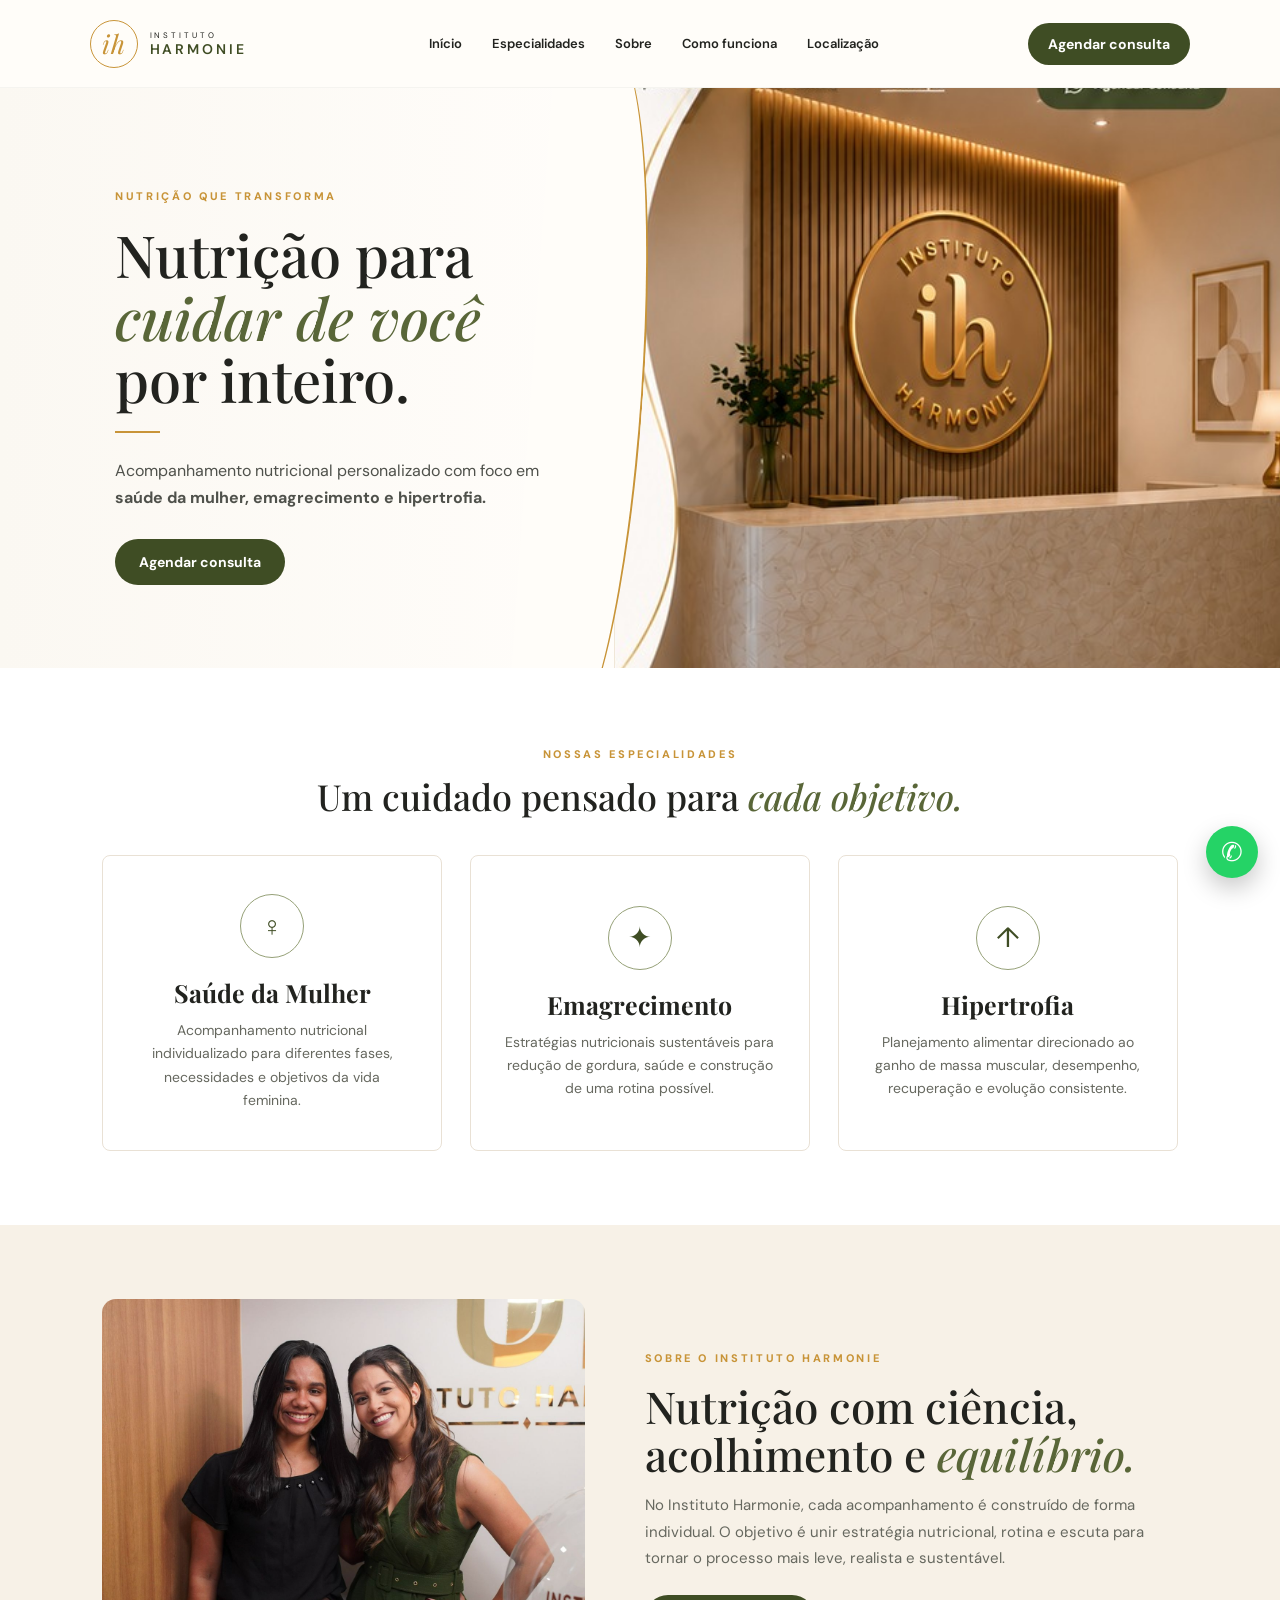
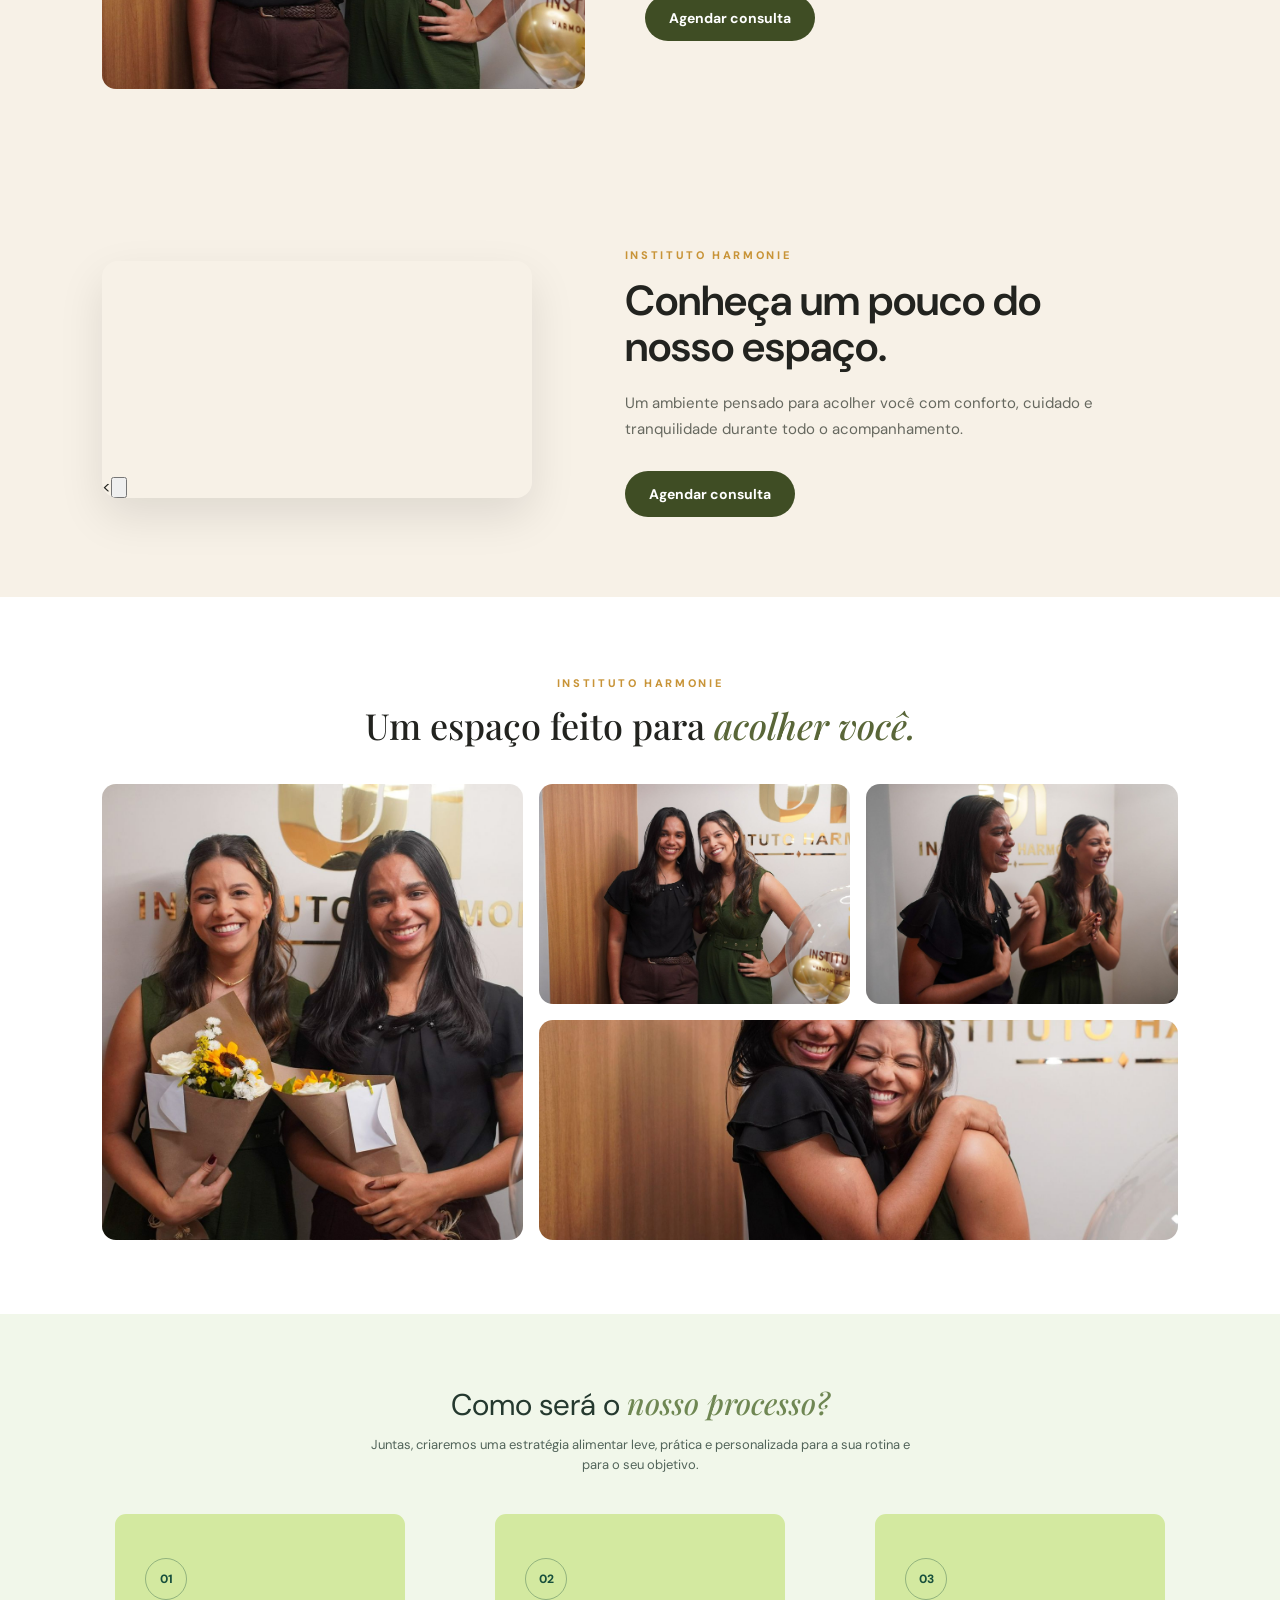
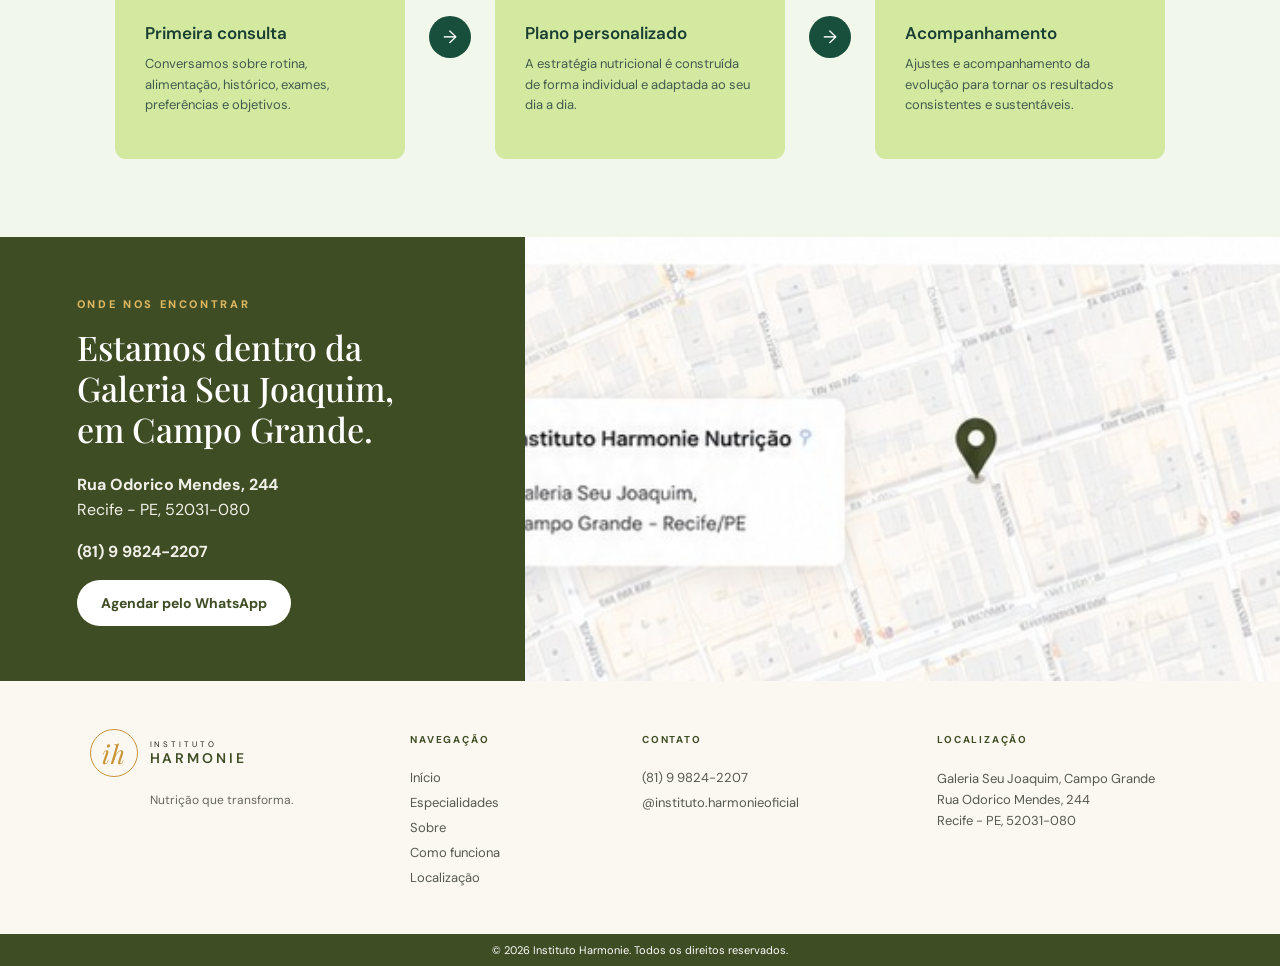
<file: index.html>
<!doctype html>
<html lang="pt-BR">
<head>
  <meta charset="utf-8" />
  <meta name="viewport" content="width=device-width, initial-scale=1" />
  <meta name="description" content="Instituto Harmonie — consultório de nutrição em Campo Grande, Recife. Saúde da mulher, emagrecimento e hipertrofia." />
  <title>Instituto Harmonie | Nutrição em Recife</title>
  <link rel="preconnect" href="https://fonts.googleapis.com">
  <link rel="preconnect" href="https://fonts.gstatic.com" crossorigin>
  <link href="https://fonts.googleapis.com/css2?family=DM+Sans:wght@400;500;600;700&family=Playfair+Display:ital,wght@0,500;0,600;1,500&display=swap" rel="stylesheet">
  <link rel="stylesheet" href="style.css" />
</head>
<body>
  <header class="topbar">
    <a class="brand" href="#inicio" aria-label="Instituto Harmonie">
      <span class="brand-mark">ih</span>
      <span class="brand-copy"><small>INSTITUTO</small><strong>HARMONIE</strong></span>
    </a>
    <nav class="nav" aria-label="Navegação principal">
      <a href="#inicio">Início</a>
      <a href="#especialidades">Especialidades</a>
      <a href="#sobre">Sobre</a>
      <a href="#processo">Como funciona</a>
      <a href="#localizacao">Localização</a>
    </nav>
    <a class="btn btn-dark btn-top" href="https://wa.me/5581998242207" target="_blank" rel="noopener">Agendar consulta</a>
    <button class="menu-btn" aria-label="Abrir menu" aria-expanded="false">☰</button>
  </header>

  <main>
    <section class="hero" id="inicio">
      <div class="hero-copy">
        <span class="eyebrow">NUTRIÇÃO QUE TRANSFORMA</span>
        <h1>Nutrição para <em>cuidar de você</em> por inteiro.</h1>
        <div class="gold-line"></div>
        <p>Acompanhamento nutricional personalizado com foco em <strong>saúde da mulher, emagrecimento e hipertrofia.</strong></p>
        <a class="btn btn-dark" href="https://wa.me/5581998242207" target="_blank" rel="noopener">Agendar consulta</a>
      </div>
      <div class="hero-media" role="img" aria-label="Recepção do Instituto Harmonie"></div>
    </section>

    <section class="section specialties" id="especialidades">
      <div class="section-title center">
        <span class="eyebrow">NOSSAS ESPECIALIDADES</span>
        <h2>Um cuidado pensado para <em>cada objetivo.</em></h2>
      </div>
      <div class="cards">
        <article class="card">
          <div class="icon-ring">♀</div>
          <h3>Saúde da Mulher</h3>
          <p>Acompanhamento nutricional individualizado para diferentes fases, necessidades e objetivos da vida feminina.</p>
        </article>
        <article class="card">
          <div class="icon-ring">✦</div>
          <h3>Emagrecimento</h3>
          <p>Estratégias nutricionais sustentáveis para redução de gordura, saúde e construção de uma rotina possível.</p>
        </article>
        <article class="card">
          <div class="icon-ring">↑</div>
          <h3>Hipertrofia</h3>
          <p>Planejamento alimentar direcionado ao ganho de massa muscular, desempenho, recuperação e evolução consistente.</p>
        </article>
      </div>
    </section>

    <section class="section about" id="sobre">
      <div class="about-image about-real" role="img" aria-label="Equipe do Instituto Harmonie"></div>
      <div class="about-copy">
        <span class="eyebrow">SOBRE O INSTITUTO HARMONIE</span>
        <h2>Nutrição com ciência,<br>acolhimento e <em>equilíbrio.</em></h2>
        <p>No Instituto Harmonie, cada acompanhamento é construído de forma individual. O objetivo é unir estratégia nutricional, rotina e escuta para tornar o processo mais leve, realista e sustentável.</p>
        <a class="btn btn-dark" href="https://wa.me/5581998242207" target="_blank" rel="noopener">Agendar consulta</a>
      </div>
    </section>
<section class="section video-harmonie">

  <div class="video-layout">

   <div class="video-container">

  <video
    class="harmonie-video"
    autoplay
    muted
    loop
    playsinline
    preload="auto"
  >
    <source src="assets/instituto-video.mp4" type="video/mp4">
  </video>

  <<button class="video-sound-btn" type="button" aria-label="Ativar ou desativar som">
  <svg class="sound-icon" viewBox="0 0 24 24" aria-hidden="true"></svg>
</button>

</div>

    <div class="video-copy">
      <span class="eyebrow">INSTITUTO HARMONIE</span>

      <h2>
        Conheça um pouco do nosso espaço.
      </h2>

      <p>
        Um ambiente pensado para acolher você com conforto, cuidado e tranquilidade durante todo o acompanhamento.
      </p>

      <a
        class="btn btn-dark"
        href="https://wa.me/5581995870891"
        target="_blank"
        rel="noopener"
      >
        Agendar consulta
      </a>
    </div>

  </div>

</section>
    <section class="section real-gallery" aria-label="Instituto Harmonie em fotos">
      <div class="section-title center">
        <span class="eyebrow">INSTITUTO HARMONIE</span>
        <h2>Um espaço feito para <em>acolher você.</em></h2>
      </div>
      <div class="photo-grid">
        <figure class="photo-card photo-tall"><img src="assets/equipe-1.jpg" alt="Profissionais do Instituto Harmonie" loading="lazy"></figure>
        <figure class="photo-card"><img src="assets/equipe-2.jpg" alt="Equipe do Instituto Harmonie" loading="lazy"></figure>
        <figure class="photo-card"><img src="assets/equipe-3.jpg" alt="Momento no Instituto Harmonie" loading="lazy"></figure>
        <figure class="photo-card"><img src="assets/equipe-4.jpg" alt="Equipe do Instituto Harmonie" loading="lazy"></figure>
      </div>
    </section>

    <section class="section process" id="processo">
      <div class="section-title center">
        <h2>Como será o <em>nosso processo?</em></h2>
        <p class="process-intro">Juntas, criaremos uma estratégia alimentar leve, prática e personalizada para a sua rotina e para o seu objetivo.</p>
      </div>
      <div class="steps">
        <article class="step">
          <div class="step-icon">01</div>
          <h3>Primeira consulta</h3>
          <p>Conversamos sobre rotina, alimentação, histórico, exames, preferências e objetivos.</p>
        </article>
        <span class="connector" aria-hidden="true"></span>
        <article class="step">
          <div class="step-icon">02</div>
          <h3>Plano personalizado</h3>
          <p>A estratégia nutricional é construída de forma individual e adaptada ao seu dia a dia.</p>
        </article>
        <span class="connector" aria-hidden="true"></span>
        <article class="step">
          <div class="step-icon">03</div>
          <h3>Acompanhamento</h3>
          <p>Ajustes e acompanhamento da evolução para tornar os resultados consistentes e sustentáveis.</p>
        </article>
      </div>
    </section>

    <section class="location" id="localizacao">
      <div class="location-copy">
        <span class="eyebrow light">ONDE NOS ENCONTRAR</span>
        <h2>Estamos dentro da Galeria Seu Joaquim, em Campo Grande.</h2>
        <p><strong>Rua Odorico Mendes, 244</strong><br>Recife - PE, 52031-080</p>
        <p><strong>(81) 9 9824-2207</strong></p>
        <a class="btn btn-light" href="https://wa.me/5581998242207" target="_blank" rel="noopener">Agendar pelo WhatsApp</a>
      </div>
      <a class="map" href="https://www.google.com/maps/search/?api=1&query=Rua+Odorico+Mendes+244+Recife+PE" target="_blank" rel="noopener" aria-label="Abrir localização no Google Maps"></a>
    </section>
  </main>

  <footer class="footer">
    <div class="footer-brand">
      <a class="brand" href="#inicio">
        <span class="brand-mark">ih</span>
        <span class="brand-copy"><small>INSTITUTO</small><strong>HARMONIE</strong></span>
      </a>
      <p>Nutrição que transforma.</p>
    </div>
    <div>
      <h4>NAVEGAÇÃO</h4>
      <a href="#inicio">Início</a><a href="#especialidades">Especialidades</a><a href="#sobre">Sobre</a><a href="#processo">Como funciona</a><a href="#localizacao">Localização</a>
    </div>
    <div>
      <h4>CONTATO</h4>
      <a href="https://wa.me/5581998242207" target="_blank" rel="noopener">(81) 9 9824-2207</a>
      <a href="https://www.instagram.com/instituto.harmonieoficial/" target="_blank" rel="noopener">@instituto.harmonieoficial</a>
    </div>
    <div>
      <h4>LOCALIZAÇÃO</h4>
      <p>Galeria Seu Joaquim, Campo Grande<br>Rua Odorico Mendes, 244<br>Recife - PE, 52031-080</p>
    </div>
  </footer>
  <div class="copyright">© <span id="year"></span> Instituto Harmonie. Todos os direitos reservados.</div>
  <a class="floating-wa" href="https://wa.me/5581998242207" target="_blank" rel="noopener" aria-label="WhatsApp">✆</a>
  <script src="script.js"></script>
</body>
</html>
</file>
<file: style.css>
:root{--cream:#f7f1e7;--paper:#fffdf9;--olive:#3f4d24;--olive2:#596638;--gold:#c89438;--ink:#22231f;--muted:#66685f;--line:#e9e1d5;--mint:#f1f7ea;--lime:#d3e9a0;--deep:#174f3c}
*{box-sizing:border-box} html{scroll-behavior:smooth} body{margin:0;background:var(--paper);color:var(--ink);font-family:"DM Sans",Arial,sans-serif} a{text-decoration:none;color:inherit} img{max-width:100%;display:block}
.topbar{height:88px;display:flex;align-items:center;gap:28px;padding:0 7vw;background:rgba(255,253,249,.96);position:sticky;top:0;z-index:20;border-bottom:1px solid rgba(0,0,0,.04);backdrop-filter:blur(10px)}
.brand{display:flex;align-items:center;gap:12px;min-width:190px}.brand-mark{width:48px;height:48px;border:1.5px solid var(--gold);border-radius:50%;display:grid;place-items:center;font-family:"Playfair Display",serif;font-style:italic;font-size:26px;color:var(--gold)}.brand-copy{display:flex;flex-direction:column;letter-spacing:.18em}.brand-copy small{font-size:8px}.brand-copy strong{font-size:14px;font-weight:600;color:var(--olive)}
.nav{display:flex;justify-content:center;gap:30px;flex:1;font-size:13px;font-weight:600}.nav a:hover{color:var(--gold)}
.btn{display:inline-flex;align-items:center;justify-content:center;border-radius:999px;padding:14px 24px;font-size:14px;font-weight:700;transition:.2s ease}.btn:hover{transform:translateY(-1px);filter:brightness(1.05)}.btn-dark{background:var(--olive);color:white}.btn-light{background:white;color:var(--olive)}.btn-top{padding:12px 20px;white-space:nowrap}.menu-btn{display:none;background:none;border:0;font-size:24px}
.hero{min-height:580px;display:grid;grid-template-columns:1fr 1.08fr;background:linear-gradient(90deg,#fbf8f2 0%,#fffdfa 48%,#f0e7d8 48%);overflow:hidden}.hero-copy{padding:88px 5vw 70px 9vw;display:flex;flex-direction:column;align-items:flex-start;justify-content:center;position:relative}.hero-copy:after{content:"";position:absolute;right:-28px;top:-45px;width:110px;height:700px;background:var(--paper);border-right:2px solid var(--gold);border-radius:0 50% 50% 0;transform:rotate(4deg);z-index:2}.hero-media{background:url('assets/hero.jpg') center/cover no-repeat;min-height:580px}.eyebrow{font-size:11px;letter-spacing:.24em;font-weight:800;color:var(--gold)}.hero h1,.section h2,.location h2{font-family:"Playfair Display",serif;font-weight:500}.hero h1{font-size:58px;line-height:1.08;max-width:590px;margin:20px 0 18px}.hero em,.section em{color:var(--olive2);font-weight:500}.hero p{max-width:510px;line-height:1.7;color:#4f514b;margin:0 0 28px}.gold-line{width:45px;height:2px;background:var(--gold);margin:2px 0 24px}.hero-copy>*{position:relative;z-index:3}
.section{padding:74px 8vw}.section-title.center{text-align:center}.section-title h2{font-size:36px;line-height:1.15;margin:13px 0 0}
.specialties{background:#fff}.cards{display:grid;grid-template-columns:repeat(3,1fr);gap:28px;max-width:1110px;margin:38px auto 0}.card{border:1px solid var(--line);padding:38px 30px;text-align:center;background:#fff;border-radius:8px;min-height:265px;display:flex;flex-direction:column;align-items:center;justify-content:center}.icon-ring{width:64px;height:64px;border:1.5px solid #96a178;border-radius:50%;display:grid;place-items:center;color:var(--olive);font-size:28px}.card h3{font-family:"Playfair Display",serif;font-size:25px;margin:18px 0 10px}.card p{font-size:14px;line-height:1.65;color:var(--muted);max-width:270px;margin:0}
.about{display:grid;grid-template-columns:.95fr 1.05fr;gap:60px;align-items:center;background:var(--cream)}.about-image{min-height:390px;background-position:center;background-size:cover;background-repeat:no-repeat;border-radius:14px}.about-real{background-image:url('assets/equipe-2.jpg');background-position:center 40%}.about-copy{max-width:620px}.about-copy h2{font-size:44px;line-height:1.08;margin:15px 0}.about-copy p{font-size:15px;line-height:1.75;color:var(--muted);margin-bottom:24px}
.real-gallery{background:#fff}.photo-grid{max-width:1110px;margin:38px auto 0;display:grid;grid-template-columns:1.15fr .85fr .85fr;grid-template-rows:220px 220px;gap:16px}.photo-card{margin:0;overflow:hidden;border-radius:14px;background:var(--cream)}.photo-card img{width:100%;height:100%;object-fit:cover}.photo-tall{grid-row:1 / span 2}.photo-grid .photo-card:nth-child(4){grid-column:2 / span 2}
.process{background:var(--mint);padding:72px 8vw 78px}.process .section-title{margin-bottom:38px}.process .section-title h2{font-family:"DM Sans",Arial,sans-serif;font-size:30px;font-weight:400;color:#25392f;margin:0 auto}.process .section-title h2 em{font-family:"Playfair Display",serif;color:#6f8753}.process-intro{max-width:560px;margin:12px auto 0;font-size:13px;line-height:1.6;color:#52645a}.steps{display:grid;grid-template-columns:1fr 54px 1fr 54px 1fr;gap:18px;align-items:center;max-width:1050px;margin:0 auto}.step{min-height:245px;padding:34px 30px;background:var(--lime);border-radius:11px;display:flex;flex-direction:column;justify-content:center}.step-icon{width:42px;height:42px;border:1px solid rgba(23,79,60,.35);border-radius:50%;display:grid;place-items:center;font-size:12px;font-weight:800;color:var(--deep);margin-bottom:22px}.step h3{margin:0 0 10px;font-size:17px;font-weight:600;color:#193e32}.step p{margin:0;font-size:13px;line-height:1.55;color:#425a4e}.connector{width:42px;height:42px;border-radius:50%;background:var(--deep);position:relative;justify-self:center}.connector::after{content:"→";position:absolute;inset:0;display:grid;place-items:center;color:#fff;font-size:18px}
.location{display:grid;grid-template-columns:.82fr 1.18fr;min-height:340px;background:var(--olive);color:white}.location-copy{padding:55px 6vw}.eyebrow.light{color:#ddb863}.location h2{font-size:34px;line-height:1.2;max-width:510px;margin:14px 0 22px}.location p{line-height:1.6;color:#f0f0e9}.map{background:url('assets/map.jpg') center/cover no-repeat;display:block;min-height:340px}
.footer{display:grid;grid-template-columns:1.1fr .75fr 1fr 1fr;gap:42px;padding:48px 7vw;background:#fbf8f2}.footer h4{font-size:10px;letter-spacing:.18em;color:var(--olive);margin:4px 0 15px}.footer>div:not(.footer-brand){display:flex;flex-direction:column;gap:8px;font-size:13px;color:#555850}.footer p{margin:0;line-height:1.6}.footer-brand p{font-size:12px;color:var(--muted);margin:14px 0 0 60px}.copyright{text-align:center;background:var(--olive);color:white;font-size:11px;padding:9px}.floating-wa{position:fixed;right:22px;bottom:22px;width:52px;height:52px;border-radius:50%;display:grid;place-items:center;background:#25d366;color:white;font-size:26px;box-shadow:0 10px 25px rgba(0,0,0,.22);z-index:30}
@media(max-width:980px){.nav,.btn-top{display:none}.menu-btn{display:block;margin-left:auto}.topbar{height:auto;min-height:76px;flex-wrap:wrap;padding:12px 5vw}.nav.open{display:flex;width:100%;order:4;flex-direction:column;gap:10px;padding:12px 0 6px}.hero{grid-template-columns:1fr}.hero-copy{padding:70px 8vw}.hero-copy:after{display:none}.hero h1{font-size:46px}.hero-media{min-height:420px;order:-1}.cards{grid-template-columns:1fr}.about{grid-template-columns:1fr}.about-real{min-height:480px}.photo-grid{grid-template-columns:1fr 1fr;grid-template-rows:300px 240px 240px}.photo-tall{grid-row:auto;grid-column:1 / span 2}.photo-grid .photo-card:nth-child(4){grid-column:1 / span 2}.steps{grid-template-columns:1fr;gap:18px;max-width:430px}.connector{transform:rotate(90deg)}.location{grid-template-columns:1fr}.footer{grid-template-columns:1fr 1fr}.footer-brand p{margin-left:0}}
@media(max-width:620px){.brand{min-width:auto}.brand-mark{width:42px;height:42px}.brand-copy strong{font-size:12px}.hero-media{min-height:300px}.hero-copy{padding:48px 7vw 55px}.hero h1{font-size:39px}.section{padding:58px 6vw}.section-title h2{font-size:31px}.about-copy h2,.location h2{font-size:32px}.about-real{min-height:370px}.photo-grid{grid-template-columns:1fr;grid-template-rows:none}.photo-tall,.photo-grid .photo-card:nth-child(4){grid-column:auto;grid-row:auto}.photo-card{height:270px}.process{padding:58px 6vw}.process .section-title h2{font-size:27px}.footer{grid-template-columns:1fr}.location-copy{padding:48px 7vw}}


.video-harmonie{
  background:var(--cream);
  padding:80px 8vw;
}

.video-layout{
  max-width:1100px;
  margin:0 auto;

  display:grid;
  grid-template-columns:.9fr 1.1fr;
  gap:70px;

  align-items:center;
}

.video-container{
  width:100%;
  max-width:430px;
  margin:0;

  overflow:hidden;
  border-radius:16px;

  box-shadow:0 18px 45px rgba(0,0,0,.10);
}

.harmonie-video{
  width:100%;
  height:auto;
  display:block;
}

.video-copy{
  max-width:520px;
}

.video-copy h2{
  font-family:"DM Sans",Arial,sans-serif;
  font-size:42px;
  line-height:1.1;
  font-weight:600;

  margin:14px 0 20px;

  color:var(--ink);
}

.video-copy p{
  font-size:15px;
  line-height:1.75;

  color:var(--muted);

  margin:0 0 28px;
}

@media(max-width:980px){

  .video-layout{
    grid-template-columns:1fr;
    gap:35px;
  }

  .video-container{
    max-width:520px;
    margin:0 auto;
  }

  .video-copy{
    max-width:620px;
    margin:0 auto;
    text-align:center;
  }

}

@media(max-width:620px){

  .video-harmonie{
    padding:58px 6vw;
  }

  .video-container{
    max-width:100%;
    border-radius:12px;
  }

  .video-copy h2{
    font-size:30px;
  }

  .video-copy p{
    font-size:14px;
  }

}
@media (max-width:620px){

  /* =========================
     HEADER MOBILE
  ========================== */

  .topbar{
    min-height:86px;
    padding:12px 6vw;
  }

  .brand{
    min-width:auto;
  }

  .brand-logo{
    max-width:210px;
    height:auto;
  }

  .menu-btn{
    margin-left:auto;
  }


  /* =========================
     HERO MOBILE
  ========================== */

  .hero{
    display:flex !important;
    flex-direction:column !important;
    min-height:auto !important;
    background:var(--cream) !important;
    overflow:hidden;
  }

  .hero-media{
    order:1 !important;
    width:100%;
    min-height:300px !important;
    height:300px;
    background-size:cover !important;
    background-position:center !important;
  }

  .hero-copy{
    order:2 !important;
    width:100% !important;
    max-width:none !important;

    padding:46px 7vw 54px !important;

    background:var(--cream) !important;
  }

  .hero-copy::after{
    display:none !important;
    content:none !important;
  }

  .hero-copy > *{
    width:auto !important;
    max-width:100%;
  }

  .hero h1{
    font-family:"DM Sans",Arial,sans-serif !important;

    font-size:39px !important;
    line-height:1.08 !important;
    font-weight:600 !important;

    margin:16px 0 20px !important;

    max-width:100% !important;

    overflow-wrap:normal;
    word-break:normal;
  }

  .hero h1 em{
    font-family:"DM Sans",Arial,sans-serif !important;
    font-style:normal !important;
    font-weight:600 !important;
    color:var(--olive2);
  }

  .hero .eyebrow{
    font-size:10px;
    line-height:1.4;
    letter-spacing:.22em;
  }

  .hero p{
    width:100% !important;
    max-width:100% !important;

    font-size:16px;
    line-height:1.65;

    margin:0 0 26px;
  }

  .hero-copy .btn{
    width:auto !important;
    display:inline-flex;
    padding:14px 24px;
  }

  .gold-line{
    width:50px;
    margin:0 0 24px;
  }


  /* =========================
     ESPECIALIDADES
  ========================== */

  .specialties{
    background:var(--mint);
    overflow:hidden;
  }

  .specialties .section-title{
    background:var(--mint);
  }

  .specialties .section-title h2{
    font-family:"DM Sans",Arial,sans-serif !important;
    font-style:normal !important;
    font-size:30px !important;
    line-height:1.15;
  }

  .specialties .section-title h2 em{
    font-family:"DM Sans",Arial,sans-serif !important;
    font-style:normal !important;
  }

  .cards{
    display:flex;
    gap:16px;

    overflow-x:auto;
    overflow-y:hidden;

    scroll-snap-type:x mandatory;
    scroll-behavior:smooth;

    padding:10px 6vw 24px;
    margin:28px -6vw 0;

    background:var(--mint);

    -webkit-overflow-scrolling:touch;
    scrollbar-width:none;
  }

  .cards::-webkit-scrollbar{
    display:none;
  }

  .card{
    flex:0 0 86%;
    min-width:86%;
    min-height:300px;

    scroll-snap-align:center;
    scroll-snap-stop:always;

    padding:36px 26px;

    background:#fff;
  }

  .swipe-hint{
    display:block;

    margin:6px 0 0;
    padding-bottom:10px;

    text-align:center;

    font-size:12px;
    color:var(--muted);

    background:var(--mint);
  }


  /* =========================
     SEÇÃO DO VÍDEO
  ========================== */

  .video-harmonie{
    padding:58px 6vw !important;
  }

  .video-layout{
    display:flex !important;
    flex-direction:column !important;
    gap:30px !important;
  }

  .video-container{
    width:100% !important;
    max-width:100% !important;
    margin:0 auto !important;

    border-radius:12px;
    overflow:hidden;
  }

  .harmonie-video{
    width:100% !important;
    height:auto !important;
    display:block;
  }

  .video-copy{
    width:100%;
    max-width:100%;
    text-align:left;
  }

  .video-copy h2{
    font-family:"DM Sans",Arial,sans-serif !important;
    font-style:normal !important;

    font-size:30px !important;
    line-height:1.15;

    margin:12px 0 18px;
  }

  .video-copy p{
    font-size:14px;
    line-height:1.7;
  }
.video-container{
  position: relative;
  overflow: hidden;
}

.harmonie-video{
  display: block;
  width: 100%;
  height: 100%;
  object-fit: cover;
}

.video-sound-btn{
  position: absolute;
  bottom: 20px;
  left: 20px;

  width: 46px;
  height: 46px;

  border: 1px solid rgba(255,255,255,.45);
  border-radius: 50%;

  background: rgba(25,25,20,.65);
  backdrop-filter: blur(8px);
  -webkit-backdrop-filter: blur(8px);

  display: flex;
  align-items: center;
  justify-content: center;

  padding: 0;
  margin: 0;

  cursor: pointer;
  z-index: 10;

  transition: transform .2s ease, background .2s ease;
}

.video-sound-btn:hover{
  transform: scale(1.08);
  background: rgba(60,78,32,.9);
}

.video-sound-btn svg{
  width: 21px;
  height: 21px;
  display: block;
  fill: white;
}

.video-sound-btn:focus{
  outline: none;
}

@media (max-width: 768px){
  .video-sound-btn{
    width: 42px;
    height: 42px;
    left: 14px;
    bottom: 14px;
  }

  .video-sound-btn svg{
    width: 19px;
    height: 19px;
  }

}
  /* =========================
     GALERIA MOBILE
  ========================== */

  .photo-grid{
    grid-template-columns:1fr !important;
    grid-template-rows:none !important;
    gap:14px;
  }

  .photo-tall,
  .photo-wide,
  .photo-grid .photo-card:nth-child(4){
    grid-column:auto !important;
    grid-row:auto !important;
  }

  .photo-card{
    width:100%;
    height:auto !important;
    min-height:auto !important;
  }

  .photo-card img{
    width:100%;
    height:auto !important;
    object-fit:contain !important;
  }


  /* =========================
     LOCALIZAÇÃO
  ========================== */

  .location{
    display:flex;
    flex-direction:column;
    min-height:auto;
  }

  .location-copy{
    width:100%;
    padding:42px 7vw;
  }

  .location h2{
    font-family:"DM Sans",Arial,sans-serif !important;
    font-style:normal !important;

    font-size:27px !important;
    line-height:1.2;
  }

  .map{
    width:100%;
    height:260px;
    min-height:260px;
  }


  /* =========================
     FOOTER
  ========================== */

  .footer{
    grid-template-columns:1fr !important;
    gap:30px;

    padding:42px 7vw;
  }

  .footer-brand p{
    margin:14px 0 0;
  }


  /* =========================
     WHATSAPP
  ========================== */

  .floating-wa{
    width:50px;
    height:50px;

    right:18px;
    bottom:18px;
  }

}
</file>
